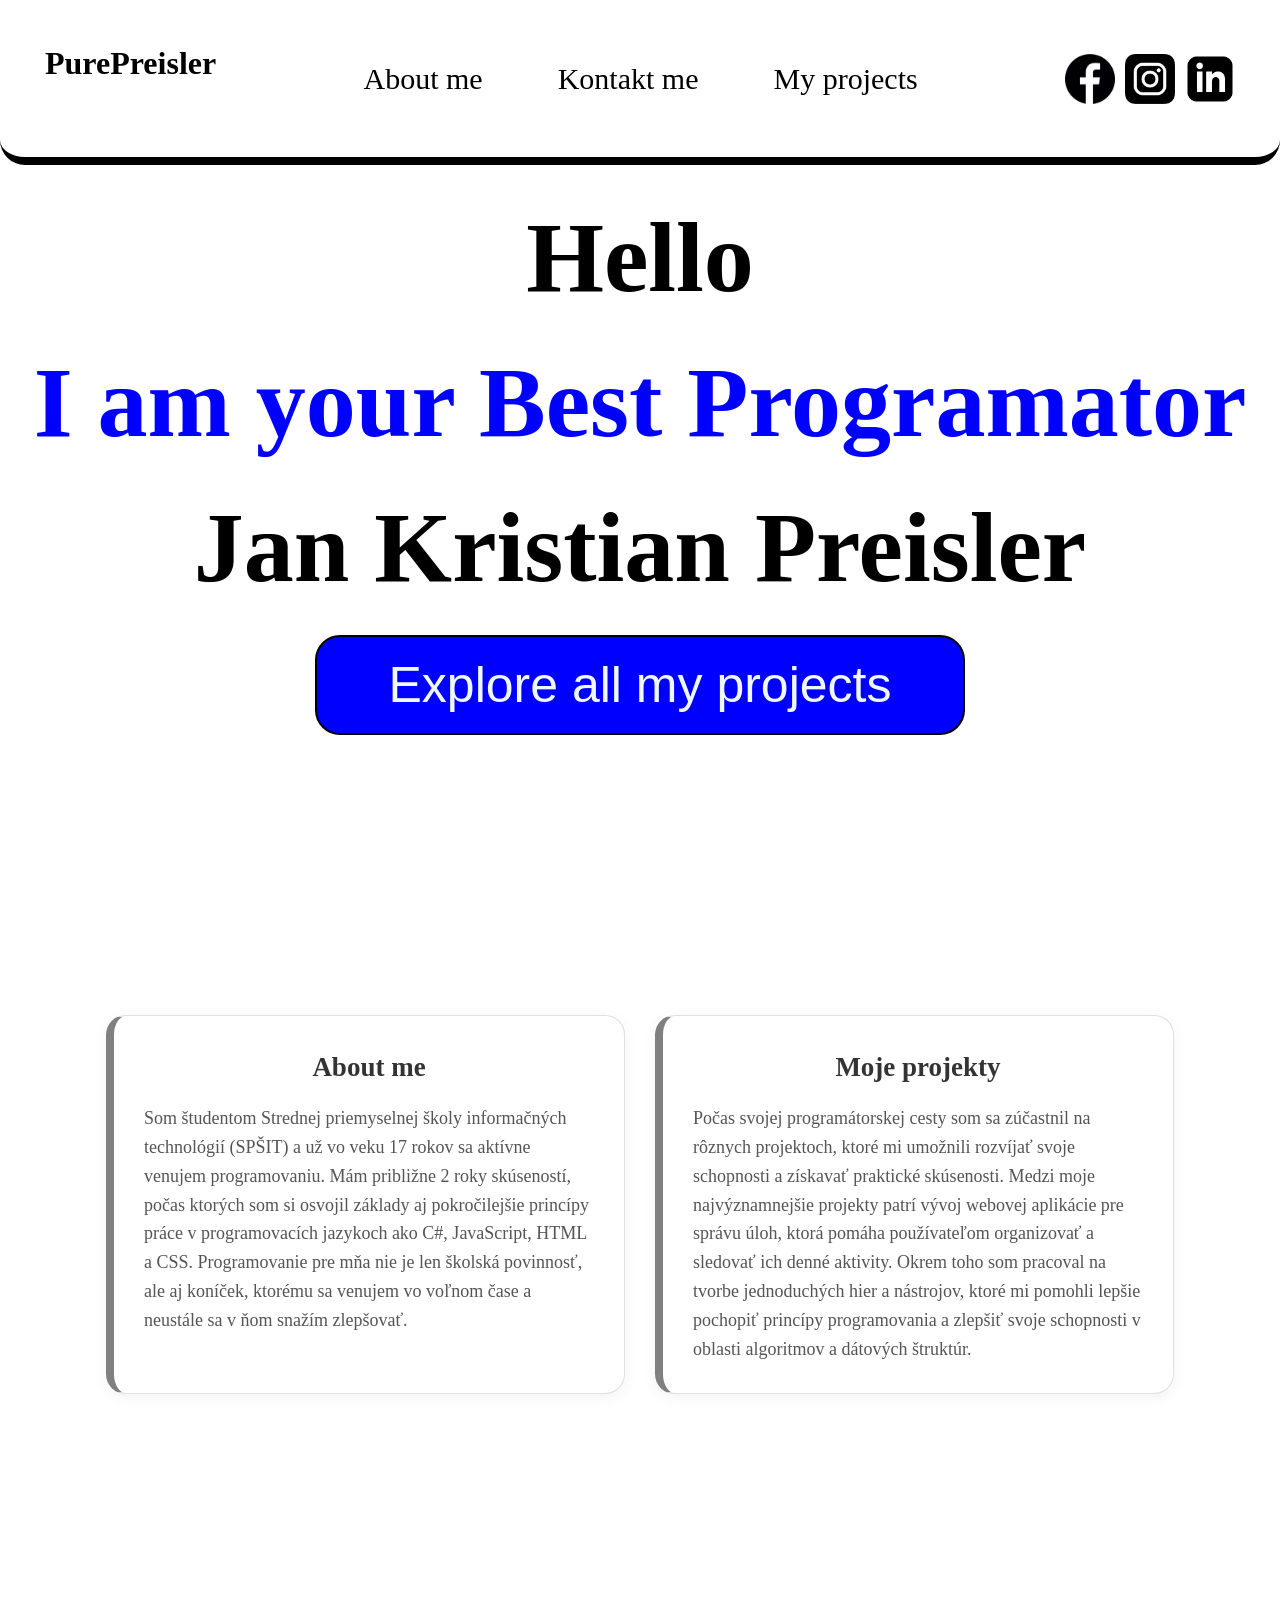
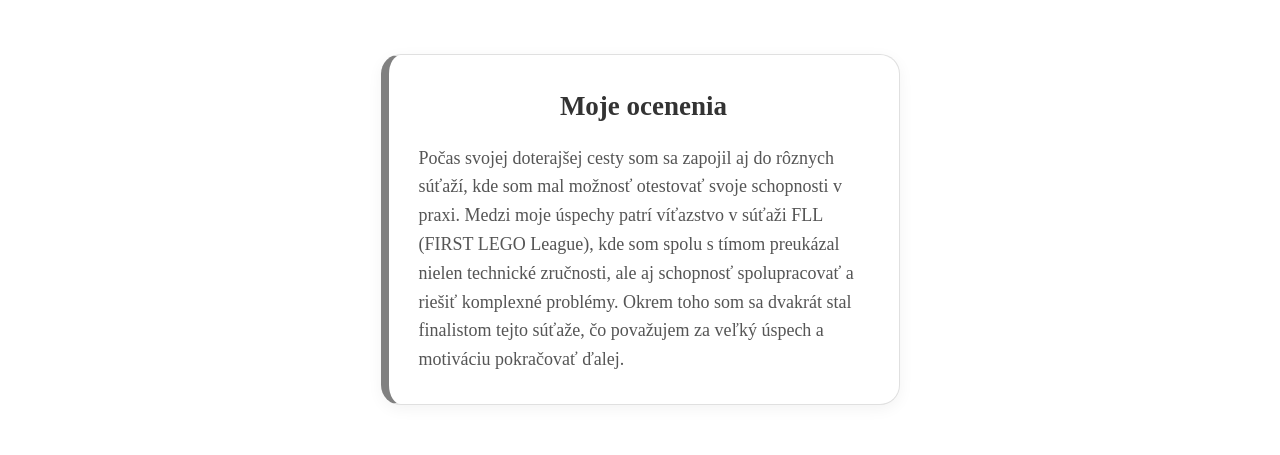
<file: index.html>
<!DOCTYPE html>
<html lang="en">
<head>
    <meta charset="UTF-8">
    <meta name="viewport" content="width=device-width, initial-scale=1.0">
    <title>PurePreisler</title>
    <link rel="stylesheet" href="style.css">
</head>
<body class="telo">

    <div class="header">
        <div class="header_content">
            <div class="logo">
                <h1>PurePreisler</h1>
            </div>
            <div class="prekliky">
                <a class="dalsiepage" href="#sekcia-o-nas">About me</a>
                <a class="dalsiepage" href="">Kontakt me</a>
                <a class="dalsiepage" href="prace.html">My projects</a>
            </div>
            <div class="socialne-siete">
                   <a href="#sekcia-o-nas"><img src="20673.png"></a> 
                   <a href=""><img class="instgram" src="INSTAGRAMICON.png"></a>
                   <a href=""><img src="linkedin-black-icon-logo-png_seeklogo-387472.png"></a>
            </div>
        </div>
    </div>

    <div class="Main_Text">
        <h1 class="uvod_hlaska">Hello</h1>
        <h1 class="uvod_glazingline"> I am your Best Programator</h1>
        <h1 class="uvod"> Jan Kristian Preisler</h1>
        <div class="ExlopreBtncontent">
            <button class="ExploreBtn">Explore all my projects</button>
        </div>
    </div>

    <div id="sekcia-o-nas" class="About_me_text">

        <div class="Karta">
            <h1 class="About_me_hlaska">About me</h1>
            <p class="About_me_text_p">Som študentom Strednej priemyselnej školy 
                informačných technológií (SPŠIT) a už vo veku 17 rokov sa aktívne venujem programovaniu. 
                Mám približne 2 roky skúseností, počas ktorých som si osvojil základy aj pokročilejšie princípy 
                práce v programovacích jazykoch ako C#, JavaScript, HTML a CSS. Programovanie pre mňa nie je len 
                školská povinnosť, 
                ale aj koníček, ktorému sa venujem vo voľnom čase a neustále sa v ňom snažím zlepšovať.
            </p>  
        </div>

        <div class="Karta">
                <h1 class="About_me_hlaska">Moje projekty</h1>
                <p class="About_me_text_p">Počas svojej programátorskej cesty som sa zúčastnil na rôznych projektoch, 
                    ktoré mi umožnili rozvíjať svoje schopnosti a získavať praktické skúsenosti. Medzi moje najvýznamnejšie 
                    projekty patrí vývoj webovej aplikácie pre správu úloh, ktorá pomáha používateľom organizovať a sledovať 
                    ich denné aktivity. Okrem toho som pracoval na tvorbe jednoduchých hier a nástrojov, ktoré mi pomohli 
                    lepšie pochopiť princípy programovania a zlepšiť svoje schopnosti v oblasti algoritmov a dátových štruktúr.
                </p>
        </div>

        <div class="Karta">
            <h1 class="About_me_hlaska">Moje ocenenia</h1>
            <p class="About_me_text_p">Počas svojej doterajšej cesty som sa zapojil aj do rôznych súťaží, 
                kde som mal možnosť otestovať svoje schopnosti v praxi. Medzi moje úspechy patrí víťazstvo 
                v súťaži FLL (FIRST LEGO League), kde som spolu s tímom preukázal nielen technické zručnosti, 
                ale aj schopnosť spolupracovať a riešiť komplexné problémy. Okrem toho som sa dvakrát stal 
                finalistom tejto súťaže, čo považujem za veľký úspech a motiváciu pokračovať ďalej.
            </p>  
        </div>
        
    </div>

</body>
</html>
</file>
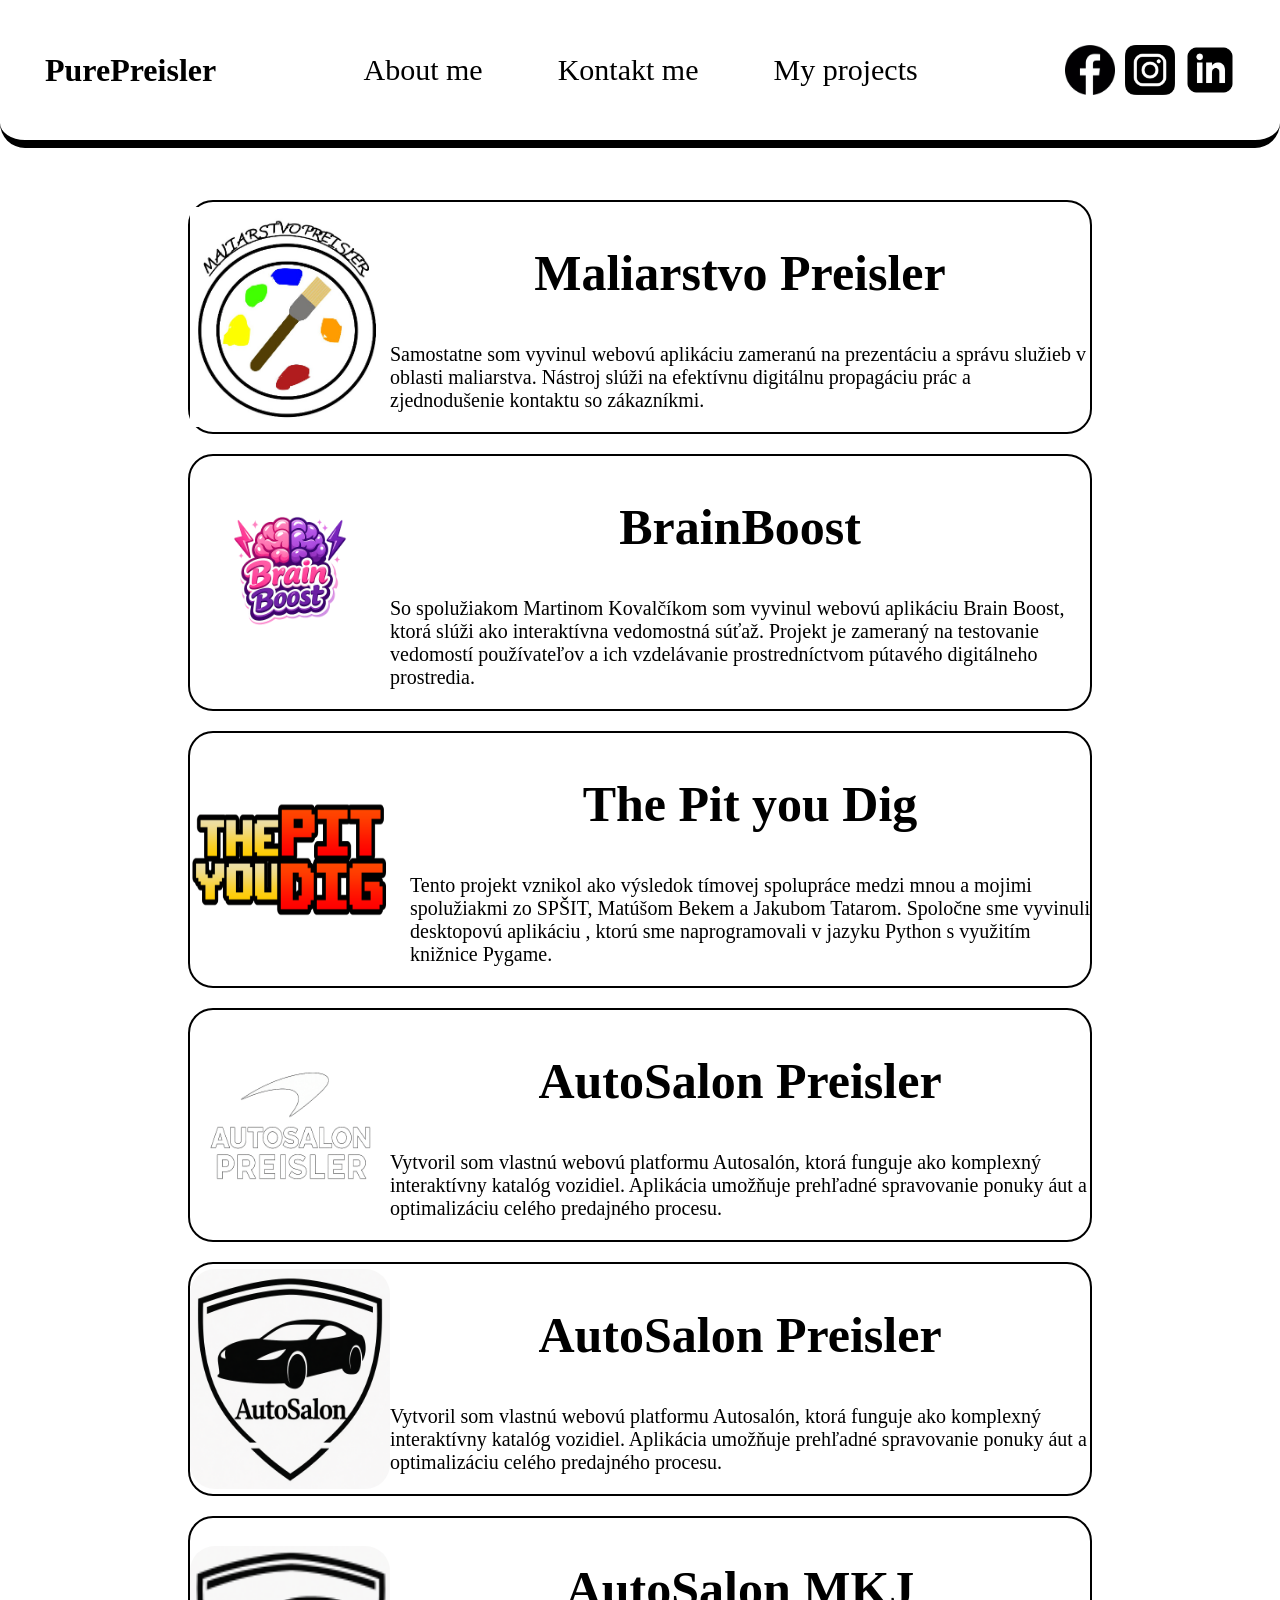
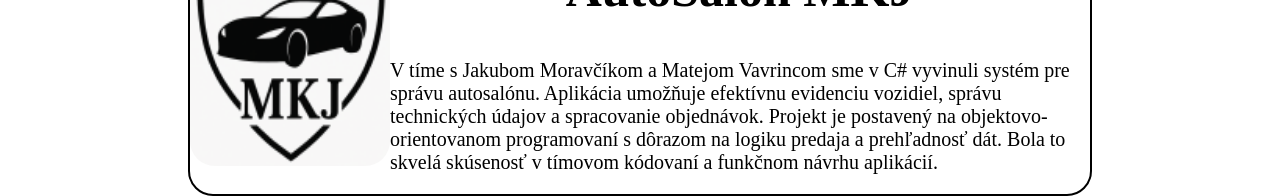
<file: prace.html>
<!DOCTYPE html>
<html lang="en">
<head>
    <meta charset="UTF-8">
    <meta name="viewport" content="width=device-width, initial-scale=1.0">
    <title>PurePreisler</title>
    <link rel="stylesheet" href="prace.css">
</head>
<body class="telo">

     <div class="header">
        <div class="header_content">
            <div class="logo">
                <h1>PurePreisler</h1>
            </div>
            <div class="prekliky">
                <a class="dalsiepage" href="index.html">About me</a>
                <a class="dalsiepage" href="">Kontakt me</a>
                <a class="dalsiepage" href="">My projects</a>
            </div>
            <div class="socialne-siete">
                   <a href="#sekcia-o-nas"><img src="20673.png"></a> 
                   <a href=""><img class="instgram" src="INSTAGRAMICON.png"></a>
                   <a href=""><img src="linkedin-black-icon-logo-png_seeklogo-387472.png"></a>
            </div>
        </div>
    </div>

    <div class="Projects_Grid">
        <div class="Project_Card MaliarstvoPreisler" onclick="window.location.href='https://github.com/Jankpreisler/Maliarstvo-Preisler';">
            <img class="project-image" src="Preisler_Zadanie č.3 logo.png" alt="MaliarstvoPreisler">
            <div>
                <h2>Maliarstvo Preisler</h2>
                <p>Samostatne som vyvinul webovú aplikáciu zameranú na prezentáciu 
                    a správu služieb v oblasti maliarstva. 
                    Nástroj slúži na efektívnu digitálnu propagáciu prác a zjednodušenie kontaktu so zákazníkmi.
                </p>
            </div>
            
        </div>

        <div class="Project_Card BrainBoost" onclick="window.location.href='https://github.com/Jankpreisler/Kvizik';">
            <img class="project-image" src="logo_brainboost.png" alt="BrainBoost">
            <div>
                <h2>BrainBoost</h2>
                <p>So spolužiakom Martinom Kovalčíkom som vyvinul webovú aplikáciu Brain Boost, 
                    ktorá slúži ako interaktívna vedomostná súťaž. Projekt je zameraný na 
                    testovanie vedomostí používateľov a ich vzdelávanie prostredníctvom pútavého digitálneho 
                    prostredia.
                </p>
            </div>
            
        </div>

        <div class="Project_Card ThePityouDig" onclick="window.location.href='https://github.com/Jankpreisler/Dzemovica-Gamejam';">
            <img class="project-image_TPUD" src="The_pit_you_dig_logo_small.png" alt="The Pit you Dig">
            <div>
                <h2>The Pit you Dig </h2>
                <p>Tento projekt vznikol ako výsledok tímovej spolupráce medzi mnou a mojimi spolužiakmi zo SPŠIT, 
                    Matúšom Bekem a Jakubom Tatarom. Spoločne sme vyvinuli desktopovú aplikáciu , 
                    ktorú sme naprogramovali 
                    v jazyku Python s využitím knižnice Pygame.
                  
                </p>
            </div>
            
        </div>

        <div class="Project_Card AutoSalon" onclick="window.location.href='https://github.com/Jankpreisler/AutoSalon-Preisler';">
            <img class="project-image" src="LogoSalon.png" alt="AutoSalon Preisler">
            <div>
                <h2>AutoSalon Preisler</h2>
                <p>Vytvoril som vlastnú webovú platformu Autosalón, 
                    ktorá funguje ako komplexný interaktívny katalóg vozidiel. 
                    Aplikácia umožňuje prehľadné spravovanie ponuky áut a optimalizáciu celého predajného procesu.
                </p>
            </div>
            
        </div>

        <div class="Project_Card AutoSalon" onclick="window.location.href='https://github.com/Jankpreisler/AutoSalonn';">
            <img class="project-image Salon" src="Logo automobilového salónu.png" alt="AutoSalon Preisler">
            <div>
                <h2>AutoSalon Preisler</h2>
                <p>Vytvoril som vlastnú webovú platformu Autosalón, 
                    ktorá funguje ako komplexný interaktívny katalóg vozidiel. 
                    Aplikácia umožňuje prehľadné spravovanie ponuky áut a optimalizáciu celého predajného procesu.
                </p>
            </div>
            
        </div>

        <div class="Project_Card AutoSalon" onclick="window.location.href='https://github.com/Jankpreisler/AutoBazar_2.0.';">
            <img class="project-image SalonMKJ" src="LogoMkj.png" alt="AutoSalon MKJ">
            <div>
                <h2>AutoSalon MKJ</h2>
                <p> V tíme s Jakubom Moravčíkom a Matejom Vavrincom sme v C# vyvinuli systém pre správu autosalónu. Aplikácia umožňuje efektívnu evidenciu vozidiel, správu technických údajov a spracovanie objednávok. Projekt je postavený na objektovo-orientovanom programovaní s dôrazom na logiku predaja a prehľadnosť dát. Bola to skvelá skúsenosť v tímovom kódovaní a funkčnom návrhu aplikácií.
                </p>
            </div>
            
        </div>
    </div>

    
</body>
</html>
</file>
<file: style.css>
.telo{
    margin: 0px;
    margin-top: 200px;
}
.header_content{
    display: flex;
    justify-content: center;
    align-items: center;
    justify-content: space-between;
}

img{
    width: 50px;
    height: 50px;
}
.prekliky, a{
    display: flex;
    text-decoration: none;
    font-size: 30px;
    gap: 75px;
    color: black;
}
.header{
    border-bottom: 8px solid black;
    border-radius: 0px 0px 25px 25px;
    padding: 45px;
    align-items: center;
    position: fixed;
    top: 0px;
    left: 0px;
    right: 0px;
    position: fixed;
    background-color: white;
}
h1{
    margin: 0px;
}
.socialne-siete{
    display: flex;
    gap: 10px;
}

.dalsiepage{
    display: flex;
    text-decoration: none;
    font-size: 30px;
    gap: 75px;
    color: black;
    position: relative;
}

.dalsiepage::after{
    content: '';    
    position: absolute;
    width: 0;                 
    height: 2px;             
    bottom: -5px;            
    left: 0;                  
    background-color: #000000;
    transition: width 0.6s ease-in-out;
}

.dalsiepage:hover::after{
    width: 100%;
}

.Main_Text{
    display: block;
    justify-content: center;
    align-items: center;
    font-size: 50px;
}

.uvod_hlaska{
    display: flex;
    justify-content: center;
    align-items: center;
}

.uvod, .uvod_glazingline{
    display: flex;
    justify-content: center;
    align-items: center;
    font-weight: bold;
}
.ExploreBtn{
    display: flex;
    justify-content: center;
    align-items: center ;
    width: 650px;
    height: 100px;
    border-radius: 25px;
    border: none;
    border: #000000 solid 2px;
    color: aliceblue;
    background-color: blue;
    font-size: 50px;
    cursor: pointer;
}
.ExlopreBtncontent{
    display: flex;
    justify-content: center;
    align-items: center;
    font-size: 50px;
    color: white;
}

h1{
    margin-bottom: 30px;
}

.uvod_glazingline{
    color: blue;
}

.About_me_text {
    display: flex;
    justify-content: center;
    align-items: stretch; 
    flex-wrap: wrap;      
    gap: 30px;            
    padding: 50px 20px;
}

.About_me_hlaska {
    display: block;       
    text-align: center;   
    font-size: 27px;    
    margin-bottom: 15px;
    color: #333;
}

.Karta {
    margin-top: 230px;
    flex: 1 1 1;              
    min-width: 300px;     
    max-width: 450px;     
    background-color: #ffffff;
    border: 1px solid #e0e0e0;
    border-left: 8px solid gray; 
    border-radius: 20px;
    padding: 30px;
    font-size: 18px;    
    line-height: 1.6;     
    box-shadow: 0 4px 15px rgba(0,0,0,0.05); 
    transition: transform 0.3s ease, box-shadow 0.3s ease;
}

.About_me_text_p {
    margin: 0;
    color: #555;
}
</file>
<file: prace.css>
.telo{
    margin: 0px;
    margin-top: 200px;
}
.header_content{
    display: flex;
    justify-content: center;
    align-items: center;
    justify-content: space-between;
}

img{
    width: 50px;
    height: 50px;
}
.prekliky, a{
    display: flex;
    text-decoration: none;
    font-size: 30px;
    gap: 75px;
    color: black;
}
.header{
    border-bottom: 8px solid black;
    border-radius: 0px 0px 25px 25px;
    padding: 45px;
    align-items: center;
    position: fixed;
    top: 0px;
    left: 0px;
    right: 0px;
    position: fixed;
    background-color: white;
}
h1{
    margin: 0px;
}
.socialne-siete{
    display: flex;
    gap: 10px;
}

.dalsiepage{
    display: flex;
    text-decoration: none;
    font-size: 30px;
    gap: 75px;
    color: black;
    position: relative;
}

.dalsiepage::after{
    content: '';    
    position: absolute;
    width: 0;                 
    height: 2px;             
    bottom: -5px;            
    left: 0;                  
    background-color: #000000;
    transition: width 0.6s ease-in-out;
}

.dalsiepage:hover::after{
    width: 100%;
}
h2{
    text-align: center;
    font-size: 50px;
}

.Projects_Grid{
    display: flex;
    flex-wrap: wrap;
    justify-content: center;
    gap: 20px;
}

.Project_Card{
    display: flex;
    justify-content: center;
    align-items: center;
    flex-direction: row;
    max-width: 900px;
    border: solid black 2px;
    border-radius: 25px;
    cursor: pointer;
}
.project-image{
    align-items: center;
    width: 200px;
    height: 220px;
}
p{
    font-size: 20px;
}
.project-image_TPUD{
    align-items: center;
    width: 200px;
    height: 120px;
    margin-right: 20px;
}

.SalonMKJ{
    border-radius: 25px;
}

.Salon{
    border-radius: 25px;
}
</file>
